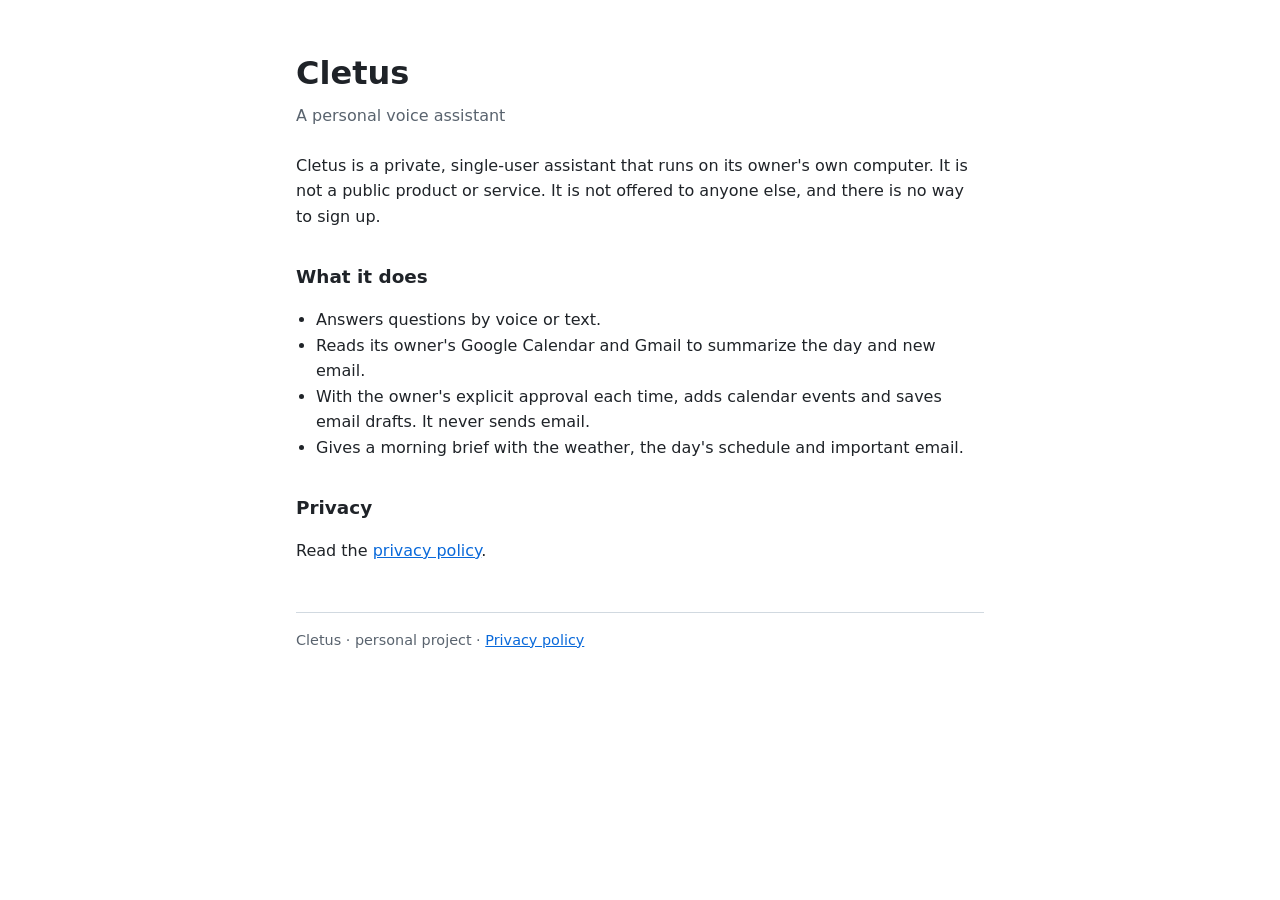
<file: index.html>
<!doctype html>
<html lang="en">
<head>
<meta charset="utf-8">
<meta name="viewport" content="width=device-width, initial-scale=1">
<title>Cletus</title>
<link rel="stylesheet" href="style.css">
</head>
<body>
<main>
  <h1>Cletus</h1>
  <p class="sub">A personal voice assistant</p>

  <p>Cletus is a private, single-user assistant that runs on its owner's own computer. It is not a public product or
  service. It is not offered to anyone else, and there is no way to sign up.</p>

  <h2>What it does</h2>
  <ul>
    <li>Answers questions by voice or text.</li>
    <li>Reads its owner's Google Calendar and Gmail to summarize the day and new email.</li>
    <li>With the owner's explicit approval each time, adds calendar events and saves email drafts. It never sends email.</li>
    <li>Gives a morning brief with the weather, the day's schedule and important email.</li>
  </ul>

  <h2>Privacy</h2>
  <p>Read the <a href="privacy.html">privacy policy</a>.</p>

  <footer>Cletus · personal project · <a href="privacy.html">Privacy policy</a></footer>
</main>
</body>
</html>
</file>
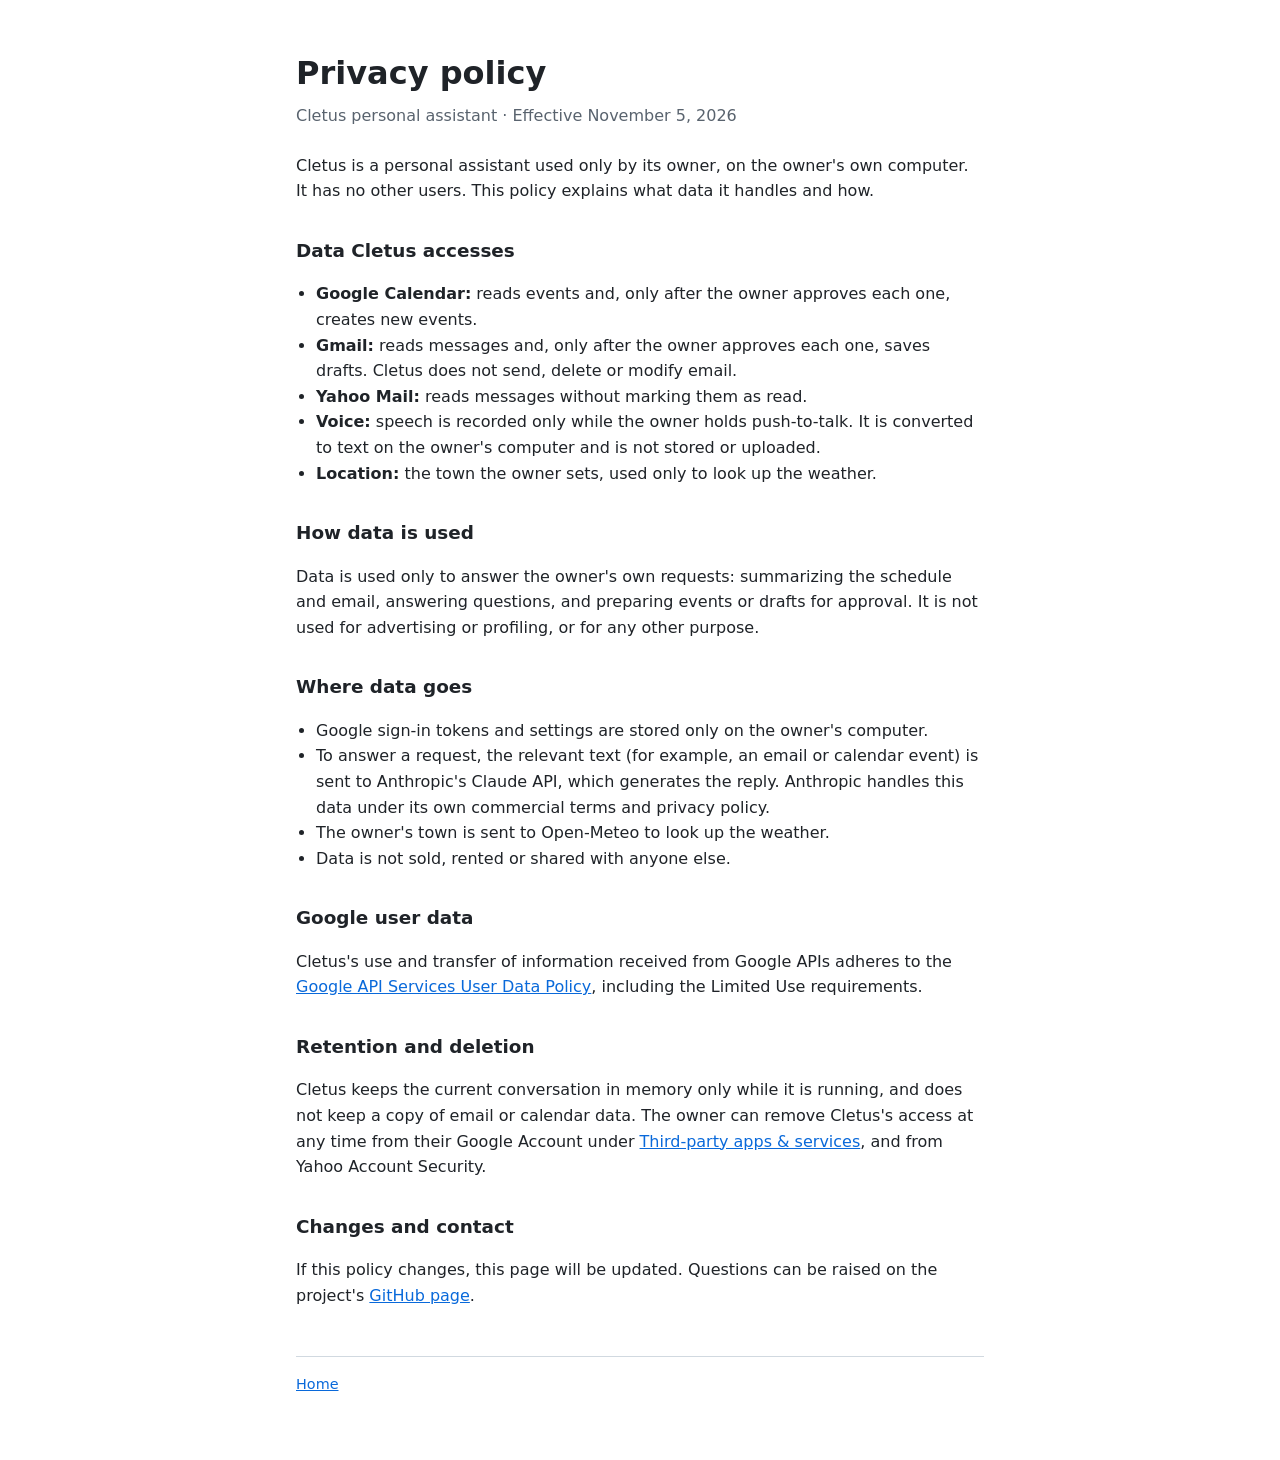
<file: privacy.html>
<!doctype html>
<html lang="en">
<head>
<meta charset="utf-8">
<meta name="viewport" content="width=device-width, initial-scale=1">
<title>Cletus Privacy Policy</title>
<link rel="stylesheet" href="style.css">
</head>
<body>
<main>
  <h1>Privacy policy</h1>
  <p class="sub">Cletus personal assistant · Effective November 5, 2026</p>

  <p>Cletus is a personal assistant used only by its owner, on the owner's own computer. It has no other users.
  This policy explains what data it handles and how.</p>

  <h2>Data Cletus accesses</h2>
  <ul>
    <li><strong>Google Calendar:</strong> reads events and, only after the owner approves each one, creates new events.</li>
    <li><strong>Gmail:</strong> reads messages and, only after the owner approves each one, saves drafts. Cletus does not send, delete or modify email.</li>
    <li><strong>Yahoo Mail:</strong> reads messages without marking them as read.</li>
    <li><strong>Voice:</strong> speech is recorded only while the owner holds push-to-talk. It is converted to text on the owner's computer and is not stored or uploaded.</li>
    <li><strong>Location:</strong> the town the owner sets, used only to look up the weather.</li>
  </ul>

  <h2>How data is used</h2>
  <p>Data is used only to answer the owner's own requests: summarizing the schedule and email, answering questions,
  and preparing events or drafts for approval. It is not used for advertising or profiling, or for any other purpose.</p>

  <h2>Where data goes</h2>
  <ul>
    <li>Google sign-in tokens and settings are stored only on the owner's computer.</li>
    <li>To answer a request, the relevant text (for example, an email or calendar event) is sent to Anthropic's Claude API, which generates the reply. Anthropic handles this data under its own commercial terms and privacy policy.</li>
    <li>The owner's town is sent to Open-Meteo to look up the weather.</li>
    <li>Data is not sold, rented or shared with anyone else.</li>
  </ul>

  <h2>Google user data</h2>
  <p>Cletus's use and transfer of information received from Google APIs adheres to the
  <a href="https://developers.google.com/terms/api-services-user-data-policy">Google API Services User Data Policy</a>,
  including the Limited Use requirements.</p>

  <h2>Retention and deletion</h2>
  <p>Cletus keeps the current conversation in memory only while it is running, and does not keep a copy of email
  or calendar data. The owner can remove Cletus's access at any time from their Google Account under
  <a href="https://myaccount.google.com/connections">Third-party apps &amp; services</a>, and from Yahoo Account Security.</p>

  <h2>Changes and contact</h2>
  <p>If this policy changes, this page will be updated. Questions can be raised on the project's
  <a href="https://github.com/jadenbroc/cletus-info">GitHub page</a>.</p>

  <footer><a href="index.html">Home</a></footer>
</main>
</body>
</html>
</file>
<file: style.css>
:root { --bg:#ffffff; --text:#1f2328; --muted:#59636e; --accent:#0969da; --line:#d1d9e0; }
@media (prefers-color-scheme: dark) { :root { --bg:#0f1419; --text:#e6edf3; --muted:#8b949e; --accent:#4fc3f7; --line:#2d333b; } }
* { box-sizing: border-box; }
body { margin:0; background:var(--bg); color:var(--text); font:16px/1.6 system-ui, -apple-system, "Segoe UI", sans-serif; }
main { max-width:720px; margin:0 auto; padding:48px 16px 64px; }
h1 { font-size:2rem; margin:0 0 4px; }
h2 { font-size:1.15rem; margin:32px 0 8px; }
.sub { color:var(--muted); margin:0 0 24px; }
a { color:var(--accent); }
ul { padding-left:1.25rem; }
footer { margin-top:48px; padding-top:16px; border-top:1px solid var(--line); color:var(--muted); font-size:.9rem; }
</file>
